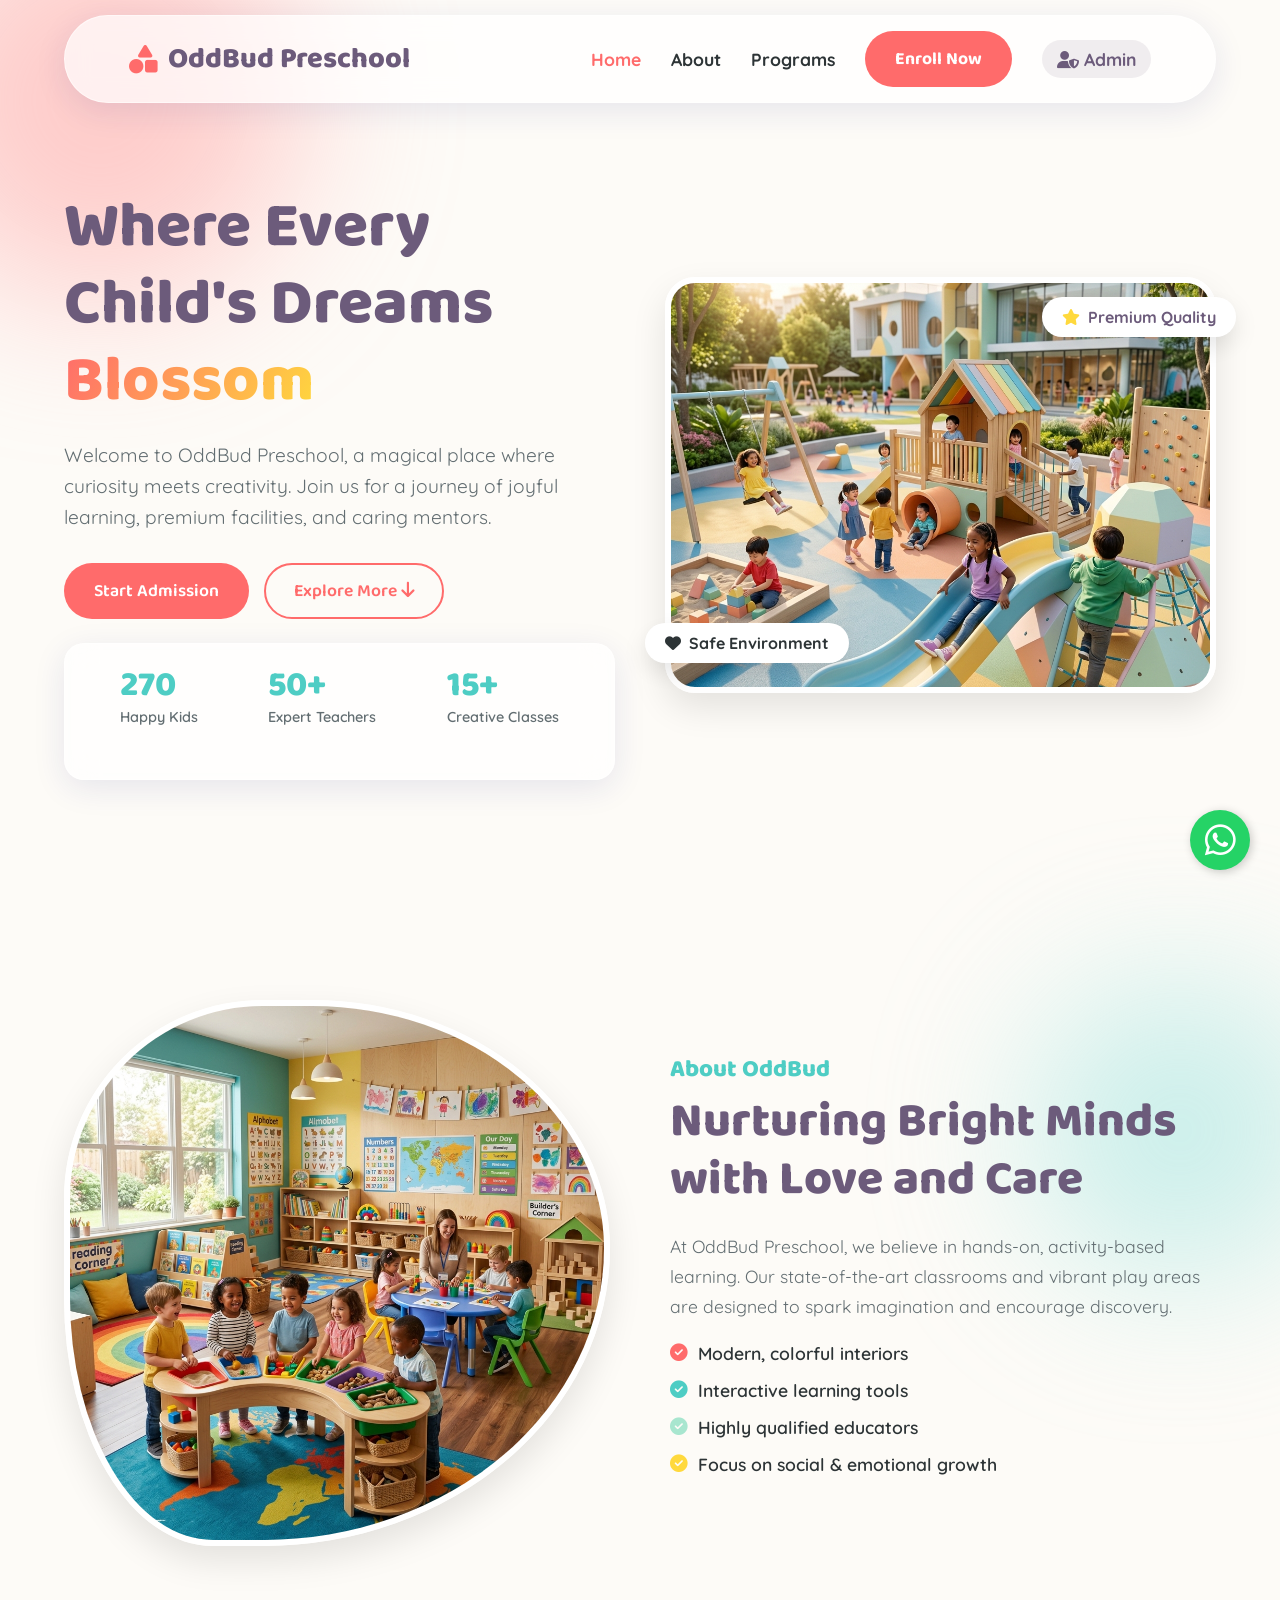
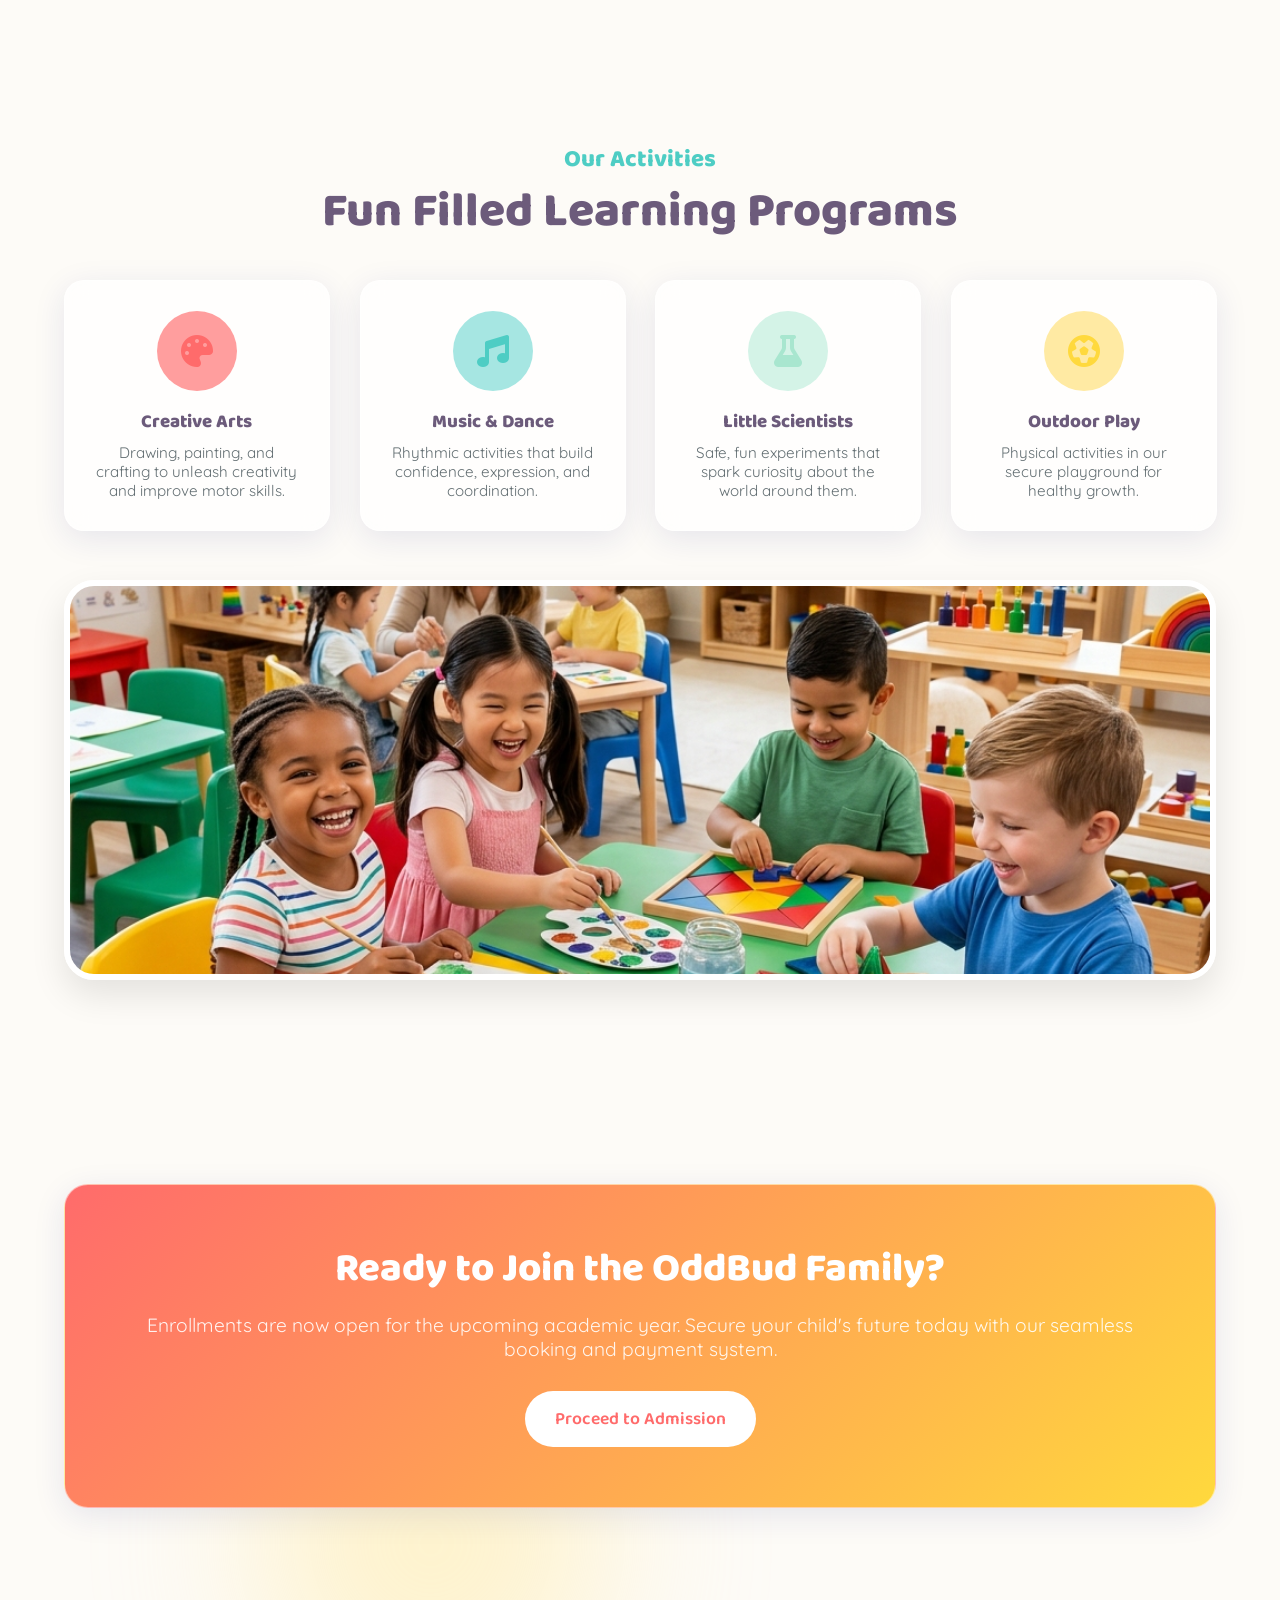
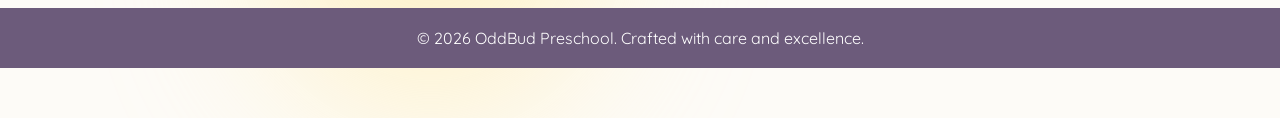
<file: index.html>
<!DOCTYPE html>
<html lang="en">
<head>
    <meta charset="UTF-8">
    <meta name="viewport" content="width=device-width, initial-scale=1.0">
    <title>OddBud Preschool | Learning with Fun</title>
    <!-- Google Fonts -->
    <link rel="preconnect" href="https://fonts.googleapis.com">
    <link rel="preconnect" href="https://fonts.gstatic.com" crossorigin>
    <link href="https://fonts.googleapis.com/css2?family=Baloo+2:wght@400;600;800&family=Quicksand:wght@400;600;700&display=swap" rel="stylesheet">
    <!-- Font Awesome Icons -->
    <link rel="stylesheet" href="https://cdnjs.cloudflare.com/ajax/libs/font-awesome/6.4.0/css/all.min.css">
    <!-- Custom CSS -->
    <link rel="stylesheet" href="style.css">
    <!-- AOS Library for Animations -->
    <link href="https://unpkg.com/aos@2.3.1/dist/aos.css" rel="stylesheet">
</head>
<body>

    <!-- Floating Background Shapes -->
    <div class="bg-shape shape-1"></div>
    <div class="bg-shape shape-2"></div>
    <div class="bg-shape shape-3"></div>
    
    <!-- Navigation -->
    <nav class="navbar glass">
        <div class="logo">
            <i class="fa-solid fa-shapes text-primary"></i>
            <span>OddBud Preschool</span>
        </div>
        <ul class="nav-links">
            <li><a href="index.html" class="active">Home</a></li>
            <li><a href="#about">About</a></li>
            <li><a href="#programs">Programs</a></li>
            <li><a href="booking.html" class="btn btn-primary nav-btn">Enroll Now</a></li>
            <li><a href="admin.html" class="admin-link"><i class="fa-solid fa-user-shield"></i> Admin</a></li>
        </ul>
        <div class="hamburger">
            <i class="fa-solid fa-bars"></i>
        </div>
    </nav>

    <!-- Hero Section -->
    <header class="hero" id="home">
        <div class="hero-content" data-aos="fade-right" data-aos-duration="1000">
            <h1>Where Every Child's Dreams <span class="highlight">Blossom</span></h1>
            <p>Welcome to OddBud Preschool, a magical place where curiosity meets creativity. Join us for a journey of joyful learning, premium facilities, and caring mentors.</p>
            <div class="hero-buttons">
                <a href="booking.html" class="btn btn-primary pulse">Start Admission</a>
                <a href="#about" class="btn btn-outline">Explore More <i class="fa-solid fa-arrow-down"></i></a>
            </div>
            
            <div class="stats glass-card mt-4">
                <div class="stat-item">
                    <h3 class="counter" data-target="500">0</h3>
                    <p>Happy Kids</p>
                </div>
                <div class="stat-item">
                    <h3 class="counter" data-target="50">0</h3>
                    <p>Expert Teachers</p>
                </div>
                <div class="stat-item">
                    <h3 class="counter" data-target="15">0</h3>
                    <p>Creative Classes</p>
                </div>
            </div>
        </div>
        <div class="hero-image" data-aos="fade-left" data-aos-duration="1000">
            <div class="image-wrapper glass-border">
                <img src="assets/preschool_hero_1776578618949.png" alt="Happy Kids at OddBud">
                <div class="floating-badge badge-1">
                    <i class="fa-solid fa-star text-warning"></i> Premium Quality
                </div>
                <div class="floating-badge badge-2">
                    <i class="fa-solid fa-heart text-danger"></i> Safe Environment
                </div>
            </div>
        </div>
    </header>

    <!-- About Section -->
    <section class="about section-padding" id="about">
        <div class="container">
            <div class="about-grid">
                <div class="about-image" data-aos="zoom-in">
                    <div class="image-wrapper glass-border blob-shape">
                        <img src="assets/preschool_classroom_1776578731667.png" alt="OddBud Classroom">
                    </div>
                </div>
                <div class="about-content" data-aos="fade-up">
                    <h4 class="section-subtitle">About OddBud</h4>
                    <h2 class="section-title">Nurturing Bright Minds with Love and Care</h2>
                    <p>At OddBud Preschool, we believe in hands-on, activity-based learning. Our state-of-the-art classrooms and vibrant play areas are designed to spark imagination and encourage discovery.</p>
                    <ul class="feature-list">
                        <li><i class="fa-solid fa-check-circle text-primary"></i> Modern, colorful interiors</li>
                        <li><i class="fa-solid fa-check-circle text-secondary"></i> Interactive learning tools</li>
                        <li><i class="fa-solid fa-check-circle text-success"></i> Highly qualified educators</li>
                        <li><i class="fa-solid fa-check-circle text-warning"></i> Focus on social & emotional growth</li>
                    </ul>
                </div>
            </div>
        </div>
    </section>

    <!-- Activities / Programs Section -->
    <section class="programs section-padding bg-light" id="programs">
        <div class="container text-center">
            <h4 class="section-subtitle">Our Activities</h4>
            <h2 class="section-title">Fun Filled Learning Programs</h2>
            
            <div class="program-grid">
                <div class="program-card glass" data-aos="flip-left" data-aos-delay="100">
                    <div class="icon-wrapper bg-primary-light">
                        <i class="fa-solid fa-palette text-primary"></i>
                    </div>
                    <h3>Creative Arts</h3>
                    <p>Drawing, painting, and crafting to unleash creativity and improve motor skills.</p>
                </div>
                <div class="program-card glass" data-aos="flip-left" data-aos-delay="200">
                    <div class="icon-wrapper bg-secondary-light">
                        <i class="fa-solid fa-music text-secondary"></i>
                    </div>
                    <h3>Music & Dance</h3>
                    <p>Rhythmic activities that build confidence, expression, and coordination.</p>
                </div>
                <div class="program-card glass" data-aos="flip-left" data-aos-delay="300">
                    <div class="icon-wrapper bg-success-light">
                        <i class="fa-solid fa-flask text-success"></i>
                    </div>
                    <h3>Little Scientists</h3>
                    <p>Safe, fun experiments that spark curiosity about the world around them.</p>
                </div>
                <div class="program-card glass" data-aos="flip-left" data-aos-delay="400">
                    <div class="icon-wrapper bg-warning-light">
                        <i class="fa-solid fa-futbol text-warning"></i>
                    </div>
                    <h3>Outdoor Play</h3>
                    <p>Physical activities in our secure playground for healthy growth.</p>
                </div>
            </div>
            
            <div class="mt-5" data-aos="zoom-in">
                <img src="assets/preschool_activity_1776578643421.png" alt="Kids Activities" class="activity-wide-img glass-border">
            </div>
        </div>
    </section>

    <!-- Call to Action -->
    <section class="cta section-padding" data-aos="fade-up">
        <div class="container cta-container glass-card">
            <h2>Ready to Join the OddBud Family?</h2>
            <p>Enrollments are now open for the upcoming academic year. Secure your child's future today with our seamless booking and payment system.</p>
            <a href="booking.html" class="btn btn-lg btn-white">Proceed to Admission</a>
        </div>
    </section>

    <!-- Footer -->
    <footer>
        <div class="footer-bottom">
            <p>&copy; 2026 OddBud Preschool. Crafted with care and excellence.</p>
        </div>
    </footer>

    <!-- Floating WhatsApp -->
    <a href="https://wa.me/919865041074" target="_blank" class="floating-whatsapp tooltip-container">
        <i class="fa-brands fa-whatsapp"></i>
        <span class="tooltip-text">Chat with us!</span>
    </a>

    <!-- Scripts -->
    <script src="https://unpkg.com/aos@2.3.1/dist/aos.js"></script>
    <script src="script.js"></script>
</body>
</html>
</file>
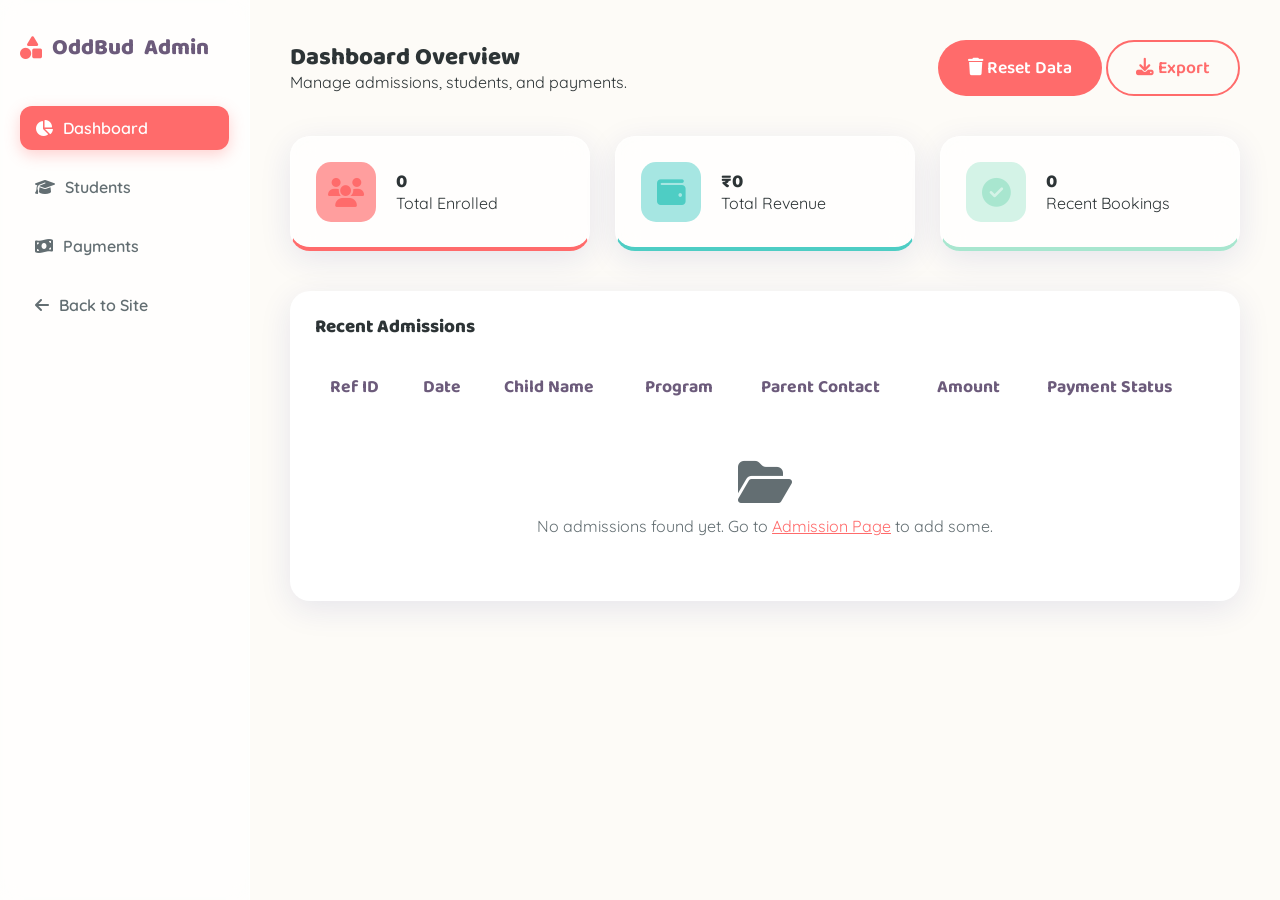
<file: admin.html>
<!DOCTYPE html>
<html lang="en">
<head>
    <meta charset="UTF-8">
    <meta name="viewport" content="width=device-width, initial-scale=1.0">
    <title>Admin Dashboard | OddBud Preschool</title>
    <link href="https://fonts.googleapis.com/css2?family=Baloo+2:wght@400;600;800&family=Quicksand:wght@400;600;700&display=swap" rel="stylesheet">
    <link rel="stylesheet" href="https://cdnjs.cloudflare.com/ajax/libs/font-awesome/6.4.0/css/all.min.css">
    <link rel="stylesheet" href="style.css">
    <style>
        .admin-layout { display: flex; min-height: 100vh; background: var(--bg-main); }
        .sidebar { width: 250px; background: var(--glass-bg); backdrop-filter: blur(10px); border-right: 1px solid var(--glass-border); padding: 30px 20px; display: flex; flex-direction: column; }
        .sidebar .logo { font-size: 1.4rem; margin-bottom: 40px; }
        .menu-items { list-style: none; display: flex; flex-direction: column; gap: 15px; }
        .menu-items li a { text-decoration: none; color: var(--text-muted); font-weight: 600; padding: 12px 15px; border-radius: 12px; display: flex; align-items: center; gap: 10px; transition: 0.3s; }
        .menu-items li a:hover, .menu-items li a.active { background: var(--primary); color: var(--white); box-shadow: 0 5px 15px rgba(255,107,107,0.3); }
        
        .main-content { flex: 1; padding: 40px; }
        .dashboard-header { display: flex; justify-content: space-between; align-items: center; margin-bottom: 40px; }
        
        .stat-cards { display: grid; grid-template-columns: repeat(auto-fit, minmax(220px, 1fr)); gap: 25px; margin-bottom: 40px; }
        .stat-card { padding: 25px; border-radius: 20px; display: flex; align-items: center; gap: 20px; }
        .stat-icon { width: 60px; height: 60px; border-radius: 15px; display: flex; align-items: center; justify-content: center; font-size: 1.8rem; }
        
        .table-container { background: var(--white); border-radius: 20px; padding: 25px; box-shadow: var(--glass-shadow); overflow-x: auto; }
        table { width: 100%; border-collapse: collapse; text-align: left; }
        th { padding: 15px; border-bottom: 2px solid var(--glass-border); color: var(--info); font-family: var(--font-heading); font-size: 1.1rem; }
        td { padding: 15px; border-bottom: 1px solid #f0f0f0; font-weight: 600; color: var(--text-muted); }
        tr:hover td { background: #fdfdfd; }
        
        .status { padding: 6px 12px; border-radius: 20px; font-size: 0.85rem; font-weight: 700; }
        .status-paid { background: var(--success-light); color: #2e7d32; }
        .status-enrolled { background: var(--primary-light); color: var(--primary); }
        
        .empty-state { text-align: center; padding: 40px; color: var(--text-muted); }
        
        @media (max-width: 768px) { .admin-layout { flex-direction: column; } .sidebar { width: 100%; border-right: none; border-bottom: 1px solid var(--glass-border); } }
    </style>
</head>
<body>

    <div class="admin-layout">
        <!-- Sidebar -->
        <aside class="sidebar">
            <div class="logo">
                <i class="fa-solid fa-shapes text-primary"></i> <span style="color: var(--info)">OddBud</span> Admin
            </div>
            <ul class="menu-items">
                <li><a href="#" class="active"><i class="fa-solid fa-chart-pie"></i> Dashboard</a></li>
                <li><a href="#"><i class="fa-solid fa-graduation-cap"></i> Students</a></li>
                <li><a href="#"><i class="fa-solid fa-money-bill-wave"></i> Payments</a></li>
                <li style="margin-top: auto;"><a href="index.html"><i class="fa-solid fa-arrow-left"></i> Back to Site</a></li>
            </ul>
        </aside>

        <!-- Main Content -->
        <main class="main-content">
            <div class="dashboard-header">
                <div>
                    <h2 class="text-info">Dashboard Overview</h2>
                    <p class="text-muted">Manage admissions, students, and payments.</p>
                </div>
                <div>
                    <button class="btn btn-primary" onclick="clearData()"><i class="fa-solid fa-trash"></i> Reset Data</button>
                    <button class="btn btn-outline"><i class="fa-solid fa-download"></i> Export</button>
                </div>
            </div>

            <!-- Stats -->
            <div class="stat-cards">
                <div class="stat-card glass" style="border-bottom: 4px solid var(--primary);">
                    <div class="stat-icon bg-primary-light text-primary"><i class="fa-solid fa-users"></i></div>
                    <div>
                        <h3 id="statStudents">0</h3>
                        <p class="text-muted">Total Enrolled</p>
                    </div>
                </div>
                <div class="stat-card glass" style="border-bottom: 4px solid var(--secondary);">
                    <div class="stat-icon bg-secondary-light text-secondary"><i class="fa-solid fa-wallet"></i></div>
                    <div>
                        <h3 id="statRevenue">₹0</h3>
                        <p class="text-muted">Total Revenue</p>
                    </div>
                </div>
                <div class="stat-card glass" style="border-bottom: 4px solid var(--success);">
                    <div class="stat-icon bg-success-light text-success"><i class="fa-solid fa-check-circle"></i></div>
                    <div>
                        <h3 id="statRecent">0</h3>
                        <p class="text-muted">Recent Bookings</p>
                    </div>
                </div>
            </div>

            <!-- Recent Bookings Table -->
            <div class="table-container text-info">
                <h3 class="mb-4" style="margin-bottom: 20px;">Recent Admissions</h3>
                <table>
                    <thead>
                        <tr>
                            <th>Ref ID</th>
                            <th>Date</th>
                            <th>Child Name</th>
                            <th>Program</th>
                            <th>Parent Contact</th>
                            <th>Amount</th>
                            <th>Payment Status</th>
                        </tr>
                    </thead>
                    <tbody id="admissionsTableBody">
                        <!-- Data populated by JS -->
                    </tbody>
                </table>
                <div id="emptyState" class="empty-state" style="display: none;">
                    <i class="fa-solid fa-folder-open mb-2" style="font-size: 3rem; margin-bottom: 10px;"></i>
                    <p>No admissions found yet. Go to <a href="booking.html" class="text-primary">Admission Page</a> to add some.</p>
                </div>
            </div>
        </main>
    </div>

    <script src="admin.js"></script>
</body>
</html>
</file>
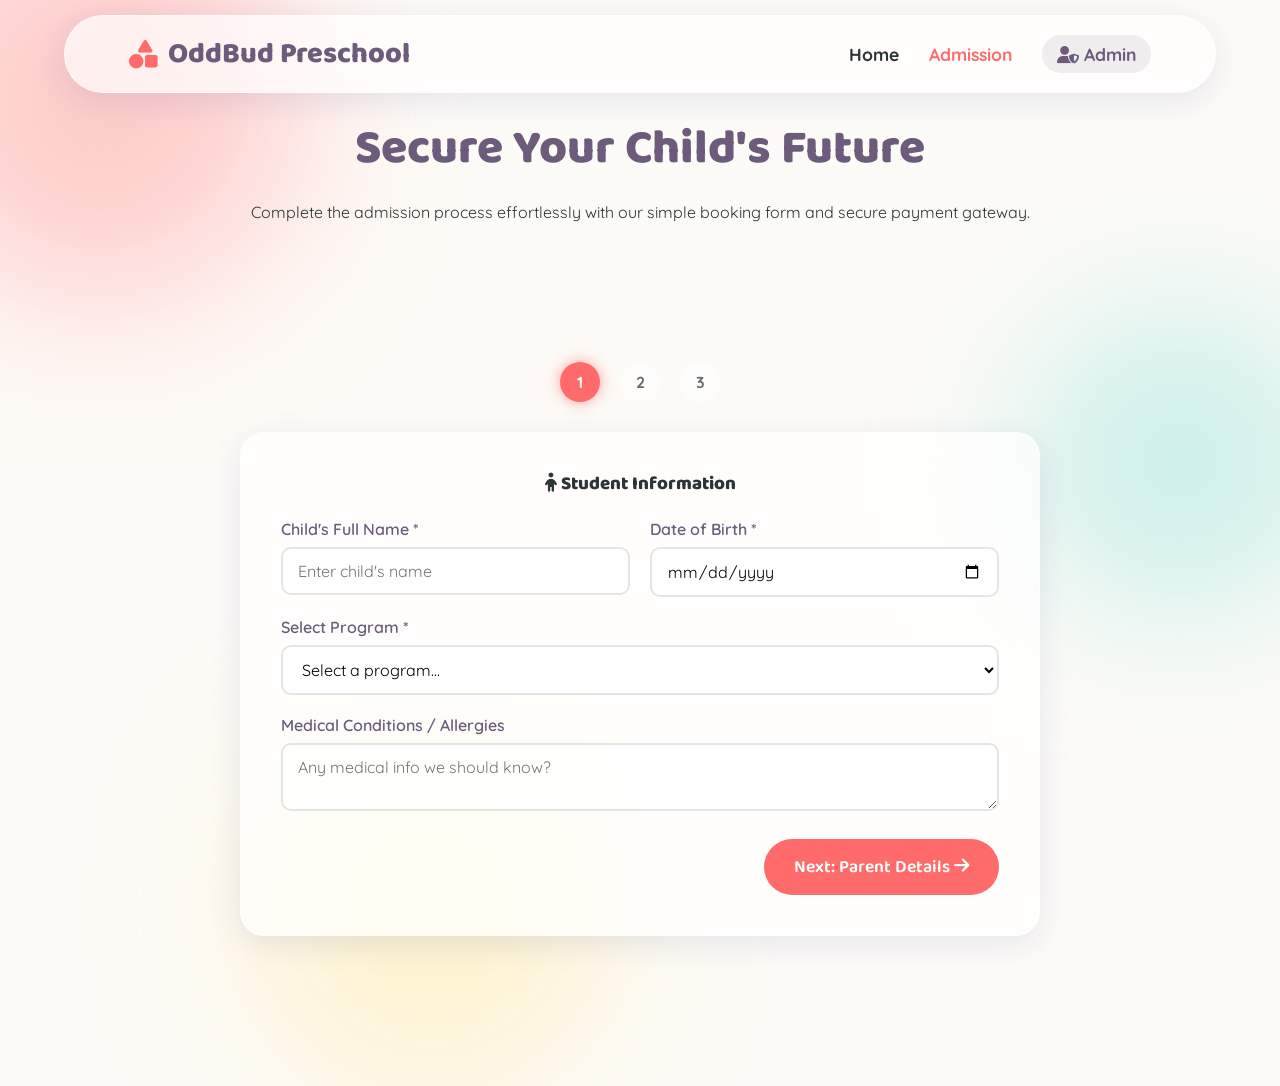
<file: booking.html>
<!DOCTYPE html>
<html lang="en">
<head>
    <meta charset="UTF-8">
    <meta name="viewport" content="width=device-width, initial-scale=1.0">
    <title>Admission & Booking | OddBud Preschool</title>
    <link rel="preconnect" href="https://fonts.googleapis.com">
    <link rel="preconnect" href="https://fonts.gstatic.com" crossorigin>
    <link href="https://fonts.googleapis.com/css2?family=Baloo+2:wght@400;600;800&family=Quicksand:wght@400;600;700&display=swap" rel="stylesheet">
    <link rel="stylesheet" href="https://cdnjs.cloudflare.com/ajax/libs/font-awesome/6.4.0/css/all.min.css">
    <link rel="stylesheet" href="style.css">
    <link href="https://unpkg.com/aos@2.3.1/dist/aos.css" rel="stylesheet">
    <style>
        .booking-hero { min-height: auto; padding: 120px 5% 40px; text-align: center; }
        .form-container { max-width: 800px; margin: 0 auto; padding: 40px; }
        .form-group { margin-bottom: 20px; text-align: left; }
        .form-group label { display: block; font-weight: 600; margin-bottom: 8px; color: var(--info); }
        .form-control { width: 100%; padding: 12px 15px; border: 2px solid rgba(0,0,0,0.1); border-radius: 10px; font-family: var(--font-body); font-size: 1rem; transition: all 0.3s; background: rgba(255,255,255,0.8); }
        .form-control:focus { outline: none; border-color: var(--primary); box-shadow: 0 0 0 4px var(--primary-light); }
        .form-row { display: grid; grid-template-columns: 1fr 1fr; gap: 20px; }
        .booking-summary { background: rgba(255,255,255,0.9); padding: 20px; border-radius: 15px; margin-top: 30px; text-align: left; }
        .summary-item { display: flex; justify-content: space-between; margin-bottom: 10px; border-bottom: 1px dashed #ccc; padding-bottom: 5px; }
        .total { font-weight: bold; font-size: 1.2rem; color: var(--primary); border-top: 2px solid var(--info); padding-top: 10px; margin-top: 10px; }
        
        /* Payment Modes */
        .payment-methods { display: flex; gap: 15px; margin-top: 10px; }
        .payment-method { flex: 1; text-align: center; padding: 15px; border: 2px solid rgba(0,0,0,0.1); border-radius: 10px; cursor: pointer; transition: 0.3s; background: rgba(255,255,255,0.8); }
        .payment-method.active { border-color: var(--secondary); background: var(--secondary-light); }
        .payment-method i { font-size: 2rem; margin-bottom: 10px; color: var(--info); }
        
        .tab-step { display: none; }
        .tab-step.active { display: block; animation: fadeIn 0.5s; }
        
        @keyframes fadeIn { from { opacity: 0; transform: translateY(10px); } to { opacity: 1; transform: translateY(0); } }
        
        .step-indicators { display: flex; justify-content: center; margin-bottom: 30px; gap: 20px; }
        .step-dot { width: 40px; height: 40px; border-radius: 50%; background: var(--glass-border); display: flex; align-items: center; justify-content: center; font-weight: bold; color: var(--text-muted); }
        .step-dot.active { background: var(--primary); color: var(--white); box-shadow: 0 0 15px var(--primary-light); }
        
        @media (max-width: 600px) { .form-row { grid-template-columns: 1fr; } .payment-methods { flex-direction: column; } }
    </style>
</head>
<body>

    <!-- Floating Background Shapes -->
    <div class="bg-shape shape-1"></div>
    <div class="bg-shape shape-2"></div>
    <div class="bg-shape shape-3"></div>

    <nav class="navbar glass">
        <div class="logo">
            <i class="fa-solid fa-shapes text-primary"></i>
            <span>OddBud Preschool</span>
        </div>
        <ul class="nav-links">
            <li><a href="index.html">Home</a></li>
            <li><a href="booking.html" class="active">Admission</a></li>
            <li><a href="admin.html" class="admin-link"><i class="fa-solid fa-user-shield"></i> Admin</a></li>
        </ul>
    </nav>

    <header class="booking-hero">
        <h1 class="section-title">Secure Your Child's Future</h1>
        <p>Complete the admission process effortlessly with our simple booking form and secure payment gateway.</p>
    </header>

    <section class="section-padding pt-0">
        <div class="container text-center">
            
            <div class="step-indicators">
                <div class="step-dot active" id="dot-1">1</div>
                <div class="step-dot" id="dot-2">2</div>
                <div class="step-dot" id="dot-3">3</div>
            </div>

            <div class="glass-card form-container">
                <form id="admissionForm">
                    
                    <!-- Step 1: Student Details -->
                    <div class="tab-step active" id="step-1">
                        <h3 class="mb-4 text-info"><i class="fa-solid fa-child"></i> Student Information</h3>
                        <div class="form-row mt-4">
                            <div class="form-group">
                                <label>Child's Full Name *</label>
                                <input type="text" id="childName" class="form-control" required placeholder="Enter child's name">
                            </div>
                            <div class="form-group">
                                <label>Date of Birth *</label>
                                <input type="date" id="dob" class="form-control" required>
                            </div>
                        </div>
                        <div class="form-group">
                            <label>Select Program *</label>
                            <select id="program" class="form-control" required onchange="updateSummary()">
                                <option value="" disabled selected>Select a program...</option>
                                <option value="Toddler" data-price="40000">Toddler Group (1.5 - 2.5 Years) - ₹40,000/yr</option>
                                <option value="Nursery" data-price="45000">Nursery (2.5 - 3.5 Years) - ₹45,000/yr</option>
                                <option value="PreK" data-price="50000">Pre-K (3.5 - 5 Years) - ₹50,000/yr</option>
                            </select>
                        </div>
                        <div class="form-group">
                            <label>Medical Conditions / Allergies</label>
                            <textarea id="medical" class="form-control" rows="2" placeholder="Any medical info we should know?"></textarea>
                        </div>
                        <div class="text-right mt-4" style="text-align: right;">
                            <button type="button" class="btn btn-primary" onclick="nextStep(2)">Next: Parent Details <i class="fa-solid fa-arrow-right"></i></button>
                        </div>
                    </div>

                    <!-- Step 2: Parent Details -->
                    <div class="tab-step" id="step-2">
                        <h3 class="mb-4 text-info"><i class="fa-solid fa-users"></i> Parent / Guardian Information</h3>
                        <div class="form-row mt-4">
                            <div class="form-group">
                                <label>Parent's Full Name *</label>
                                <input type="text" id="parentName" class="form-control" required placeholder="Enter your name">
                            </div>
                            <div class="form-group">
                                <label>Contact Number *</label>
                                <input type="tel" id="contactNum" class="form-control" required placeholder="+1 234 567 8900">
                            </div>
                        </div>
                        <div class="form-group">
                            <label>Email Address *</label>
                            <input type="email" id="email" class="form-control" required placeholder="you@domain.com">
                        </div>
                        <div class="form-group">
                            <label>Residential Address *</label>
                            <textarea id="address" class="form-control" rows="3" required placeholder="Full address"></textarea>
                        </div>
                        <div class="mt-4" style="display: flex; justify-content: space-between;">
                            <button type="button" class="btn btn-outline" onclick="nextStep(1)"><i class="fa-solid fa-arrow-left"></i> Back</button>
                            <button type="button" class="btn btn-primary" onclick="nextStep(3)">Next: Payment <i class="fa-solid fa-arrow-right"></i></button>
                        </div>
                    </div>

                    <!-- Step 3: Payment Details -->
                    <div class="tab-step" id="step-3">
                        <h3 class="mb-4 text-info"><i class="fa-solid fa-credit-card"></i> Booking & Payment</h3>
                        
                        <div class="booking-summary glass">
                            <h4 class="mb-3">Admission Summary</h4>
                            <div class="summary-item">
                                <span>Child Name:</span>
                                <strong id="sumChild">-</strong>
                            </div>
                            <div class="summary-item">
                                <span>Program:</span>
                                <strong id="sumProgram">-</strong>
                            </div>
                            <div class="summary-item">
                                <span>Base Fee:</span>
                                <span id="sumFee">₹0</span>
                            </div>
                            <div class="summary-item">
                                <span>Registration & Material Fee:</span>
                                <span>₹5,000</span>
                            </div>
                            <div class="summary-item total">
                                <span>Total Amount to Pay:</span>
                                <span id="sumTotal">₹0</span>
                            </div>
                        </div>

                        <h4 class="mt-4 mb-2 text-info">Select Payment Method</h4>
                        <div class="payment-methods">
                            <div class="payment-method active" onclick="selectPayment(this, 'Card')">
                                <i class="fa-regular fa-credit-card"></i><br>Credit/Debit Card
                            </div>
                            <div class="payment-method" onclick="selectPayment(this, 'Bank')">
                                <i class="fa-solid fa-building-columns"></i><br>Bank Transfer
                            </div>
                            <div class="payment-method" onclick="selectPayment(this, 'Digital')">
                                <i class="fa-brands fa-paypal"></i><br>PayPal / Digital
                            </div>
                        </div>

                        <div class="mt-4 form-group">
                            <label class="text-secondary"><i class="fa-solid fa-lock"></i> All payments are 100% secure and encrypted.</label>
                        </div>

                        <div class="mt-4" style="display: flex; justify-content: space-between;">
                            <button type="button" class="btn btn-outline" onclick="nextStep(2)"><i class="fa-solid fa-arrow-left"></i> Back</button>
                            <button type="submit" class="btn btn-success" style="background: var(--success); color: var(--text-main);"><i class="fa-solid fa-check"></i> Confirm & Pay</button>
                        </div>
                    </div>

                </form>
                
                <div id="successMsg" style="display: none; padding: 40px 0; text-align: center;">
                    <i class="fa-solid fa-circle-check text-success pulse" style="font-size: 5rem; margin-bottom: 20px; display: inline-block;"></i>
                    <h2 class="text-info">Admission Confirmed!</h2>
                    <p class="mt-4">Welcome to OddBud! We have received your details and payment. A confirmation email has been sent.<br>Your Reference ID: <strong id="refId"></strong></p>
                    <a href="index.html" class="btn btn-primary mt-4">Return Home</a>
                </div>

            </div>
        </div>
    </section>

    <!-- Scripts -->
    <script>
        let selectedPayment = 'Card';
        let totalAmount = 0;

        function updateSummary() {
            const programSelect = document.getElementById('program');
            if(programSelect.value) {
                const price = parseFloat(programSelect.options[programSelect.selectedIndex].getAttribute('data-price'));
                totalAmount = price + 5000; // Registration fee
                document.getElementById('sumFee').innerText = "₹" + price.toLocaleString('en-IN');
                document.getElementById('sumTotal').innerText = "₹" + totalAmount.toLocaleString('en-IN');
            }
        }

        function nextStep(step) {
            // Very basic validation could go here
            if(step == 3) {
                // Populate summary
                document.getElementById('sumChild').innerText = document.getElementById('childName').value || 'Not provided';
                document.getElementById('sumProgram').innerText = document.getElementById('program').value || 'Not selected';
            }
            
            document.querySelectorAll('.tab-step').forEach(el => el.classList.remove('active'));
            document.querySelectorAll('.step-dot').forEach(el => el.classList.remove('active'));
            
            document.getElementById('step-' + step).classList.add('active');
            for(let i=1; i<=step; i++) {
                document.getElementById('dot-' + i).classList.add('active');
            }
        }

        function selectPayment(element, method) {
            document.querySelectorAll('.payment-method').forEach(el => el.classList.remove('active'));
            element.classList.add('active');
            selectedPayment = method;
        }

        document.getElementById('admissionForm').addEventListener('submit', function(e) {
            e.preventDefault();
            
            // Collect Data
            const admissionData = {
                id: 'OB' + Math.floor(1000 + Math.random() * 9000),
                date: new Date().toLocaleDateString(),
                childName: document.getElementById('childName').value,
                program: document.getElementById('program').value,
                parentName: document.getElementById('parentName').value,
                contact: document.getElementById('contactNum').value,
                amount: totalAmount,
                paymentStatus: 'Paid',
                paymentMethod: selectedPayment,
                status: 'Enrolled'
            };

            // Save to localStorage to simulate backend and show in admin panel
            let admissions = JSON.parse(localStorage.getItem('oddbudAdmissions') || '[]');
            admissions.push(admissionData);
            localStorage.setItem('oddbudAdmissions', JSON.stringify(admissions));

            // Show Success
            document.getElementById('admissionForm').style.display = 'none';
            document.getElementById('refId').innerText = admissionData.id;
            document.getElementById('successMsg').style.display = 'block';
            document.querySelector('.step-indicators').style.display = 'none';
        });
    </script>
</body>
</html>
</file>
<file: style.css>
/* ============================
    OddBud Preschool - Core Styles
============================ */
:root {
    /* Playful Color Palette */
    --primary: #FF6B6B;      /* Coral Red */
    --primary-light: #ff9e9e;
    --secondary: #4ECDC4;    /* Teal */
    --secondary-light: #a6e6e2;
    --success: #A8E6CF;      /* Mint Green */
    --success-light: #d4f3e7;
    --warning: #FFD93D;      /* Sunflower Yellow */
    --warning-light: #ffeaa3;
    --danger: #FF8B94;
    --info: #6C5B7B;         /* Soft Purple */
    
    /* Neutral Colors */
    --text-main: #2D3436;
    --text-muted: #636E72;
    --bg-main: #FDFBF7;      /* Warm white */
    --white: #FFFFFF;
    
    /* Glassmorphism */
    --glass-bg: rgba(255, 255, 255, 0.7);
    --glass-border: rgba(255, 255, 255, 0.5);
    --glass-shadow: 0 8px 32px 0 rgba(31, 38, 135, 0.1);
    
    /* Fonts */
    --font-heading: 'Baloo 2', cursive;
    --font-body: 'Quicksand', sans-serif;
}

* {
    margin: 0;
    padding: 0;
    box-sizing: border-box;
}

html {
    scroll-behavior: smooth;
}

body {
    font-family: var(--font-body);
    color: var(--text-main);
    background-color: var(--bg-main);
    overflow-x: hidden;
    position: relative;
}

/* Background Animated Shapes */
.bg-shape {
    position: absolute;
    border-radius: 50%;
    filter: blur(80px);
    z-index: -1;
    animation: floatShape 15s infinite alternate ease-in-out;
}
.shape-1 {
    width: 400px;
    height: 400px;
    background: var(--primary-light);
    top: -100px;
    left: -100px;
    opacity: 0.5;
}
.shape-2 {
    width: 300px;
    height: 300px;
    background: var(--secondary-light);
    top: 30%;
    right: -50px;
    opacity: 0.6;
    animation-delay: -5s;
}
.shape-3 {
    width: 350px;
    height: 350px;
    background: var(--warning-light);
    bottom: -50px;
    left: 20%;
    opacity: 0.5;
    animation-delay: -2s;
}

@keyframes floatShape {
    0% { transform: translate(0, 0) scale(1); }
    50% { transform: translate(50px, 30px) scale(1.1); }
    100% { transform: translate(-30px, 60px) scale(0.9); }
}

/* Typography Classes */
h1, h2, h3, h4, h5, h6 {
    font-family: var(--font-heading);
    font-weight: 800;
    line-height: 1.2;
}

.text-primary { color: var(--primary) !important; }
.text-secondary { color: var(--secondary) !important; }
.text-success { color: var(--success) !important; }
.text-warning { color: var(--warning) !important; }

.bg-primary-light { background: var(--primary-light) !important; }
.bg-secondary-light { background: var(--secondary-light) !important; }
.bg-success-light { background: var(--success-light) !important; }
.bg-warning-light { background: var(--warning-light) !important; }

.highlight {
    background: linear-gradient(120deg, var(--primary), var(--warning));
    -webkit-background-clip: text;
    -webkit-text-fill-color: transparent;
    display: inline-block;
}

.section-padding {
    padding: 100px 5%;
}

.section-subtitle {
    font-size: 1.5rem;
    color: var(--secondary);
    margin-bottom: 0.5rem;
}

.section-title {
    font-size: 3rem;
    margin-bottom: 1.5rem;
    color: var(--info);
}

.container {
    max-width: 1200px;
    margin: 0 auto;
}

.text-center { text-align: center; }
.mt-4 { margin-top: 1.5rem; }
.mt-5 { margin-top: 3rem; }

/* Components */
.glass {
    background: var(--glass-bg);
    backdrop-filter: blur(12px);
    -webkit-backdrop-filter: blur(12px);
    border: 1px solid var(--glass-border);
    box-shadow: var(--glass-shadow);
}

.glass-card {
    background: var(--glass-bg);
    backdrop-filter: blur(16px);
    border: 1px solid var(--glass-border);
    border-radius: 24px;
    box-shadow: var(--glass-shadow);
}

.glass-border {
    border-radius: 30px;
    border: 6px solid var(--white);
    box-shadow: 0 15px 35px rgba(0,0,0,0.1);
    overflow: hidden;
}

/* Buttons */
.btn {
    display: inline-block;
    padding: 12px 28px;
    font-family: var(--font-heading);
    font-weight: 600;
    font-size: 1.1rem;
    text-decoration: none;
    border-radius: 50px;
    cursor: pointer;
    transition: all 0.3s cubic-bezier(0.25, 0.8, 0.25, 1);
    border: 2px solid transparent;
}

.btn:hover {
    transform: translateY(-3px);
    box-shadow: 0 10px 20px rgba(0,0,0,0.1);
}

.btn-primary {
    background: var(--primary);
    color: var(--white);
}
.btn-primary:hover {
    background: #ff5252;
}

.btn-outline {
    border-color: var(--primary);
    color: var(--primary);
    background: transparent;
}
.btn-outline:hover {
    background: var(--primary);
    color: var(--white);
}

.pulse {
    animation: pulseGlow 2s infinite;
}

@keyframes pulseGlow {
    0% { box-shadow: 0 0 0 0 rgba(255, 107, 107, 0.5); }
    70% { box-shadow: 0 0 0 15px rgba(255, 107, 107, 0); }
    100% { box-shadow: 0 0 0 0 rgba(255, 107, 107, 0); }
}

/* Navbar */
.navbar {
    display: flex;
    justify-content: space-between;
    align-items: center;
    padding: 15px 5%;
    position: fixed;
    top: 15px;
    left: 5%;
    right: 5%;
    border-radius: 50px;
    z-index: 1000;
}

.logo {
    display: flex;
    align-items: center;
    gap: 10px;
    font-family: var(--font-heading);
    font-size: 1.8rem;
    font-weight: 800;
    color: var(--info);
}

.nav-links {
    list-style: none;
    display: flex;
    align-items: center;
    gap: 30px;
}

.nav-links li a {
    text-decoration: none;
    color: var(--text-main);
    font-weight: 700;
    font-size: 1.1rem;
    transition: color 0.3s;
}

.nav-links li a:hover, .nav-links li a.active {
    color: var(--primary);
}

.nav-links li a.nav-btn {
    color: var(--white);
}

.admin-link {
    color: var(--info) !important;
    background: rgba(108, 91, 123, 0.1);
    padding: 8px 15px;
    border-radius: 20px;
}

.hamburger {
    display: none;
    font-size: 1.5rem;
    cursor: pointer;
    color: var(--info);
}

/* Hero Section */
.hero {
    min-height: 100vh;
    display: flex;
    align-items: center;
    padding: 120px 5% 50px;
    gap: 50px;
}

.hero-content {
    flex: 1;
}

.hero-content h1 {
    font-size: 4rem;
    margin-bottom: 20px;
    color: var(--info);
}

.hero-content p {
    font-size: 1.2rem;
    color: var(--text-muted);
    margin-bottom: 30px;
    line-height: 1.6;
}

.hero-buttons {
    display: flex;
    gap: 15px;
}

.stats {
    display: flex;
    justify-content: space-around;
    padding: 20px;
    border-radius: 20px;
}

.stat-item h3 {
    font-size: 2.2rem;
    color: var(--secondary);
}

.stat-item p {
    font-weight: 600;
    font-size: 0.9rem;
    color: var(--text-muted);
}

.hero-image {
    flex: 1;
    position: relative;
}

.hero-image img {
    width: 100%;
    height: auto;
    object-fit: cover;
    aspect-ratio: 4/3;
    display: block;
    transition: transform 0.5s ease;
}

.hero-image:hover img {
    transform: scale(1.05);
}

.floating-badge {
    position: absolute;
    background: var(--white);
    padding: 10px 20px;
    border-radius: 30px;
    font-weight: 700;
    box-shadow: 0 10px 25px rgba(0,0,0,0.1);
    display: flex;
    align-items: center;
    gap: 8px;
    animation: upDown 3s infinite alternate ease-in-out;
}

.badge-1 {
    top: 20px;
    right: -20px;
    color: var(--info);
}

.badge-2 {
    bottom: 30px;
    left: -20px;
    color: var(--text-main);
    animation-delay: -1.5s;
}

@keyframes upDown {
    0% { transform: translateY(0); }
    100% { transform: translateY(-15px); }
}

/* About Section */
.about-grid {
    display: grid;
    grid-template-columns: 1fr 1fr;
    gap: 60px;
    align-items: center;
}

.blob-shape {
    border-radius: 40% 60% 70% 30% / 40% 50% 60% 50%;
    animation: blobMorph 8s infinite alternate ease-in-out;
}

@keyframes blobMorph {
    0% { border-radius: 40% 60% 70% 30% / 40% 50% 60% 50%; }
    100% { border-radius: 60% 40% 30% 70% / 60% 30% 70% 40%; }
}

.about-image img {
    width: 100%;
    display: block;
    object-fit: cover;
    aspect-ratio: 1/1;
}

.about-content p {
    font-size: 1.1rem;
    color: var(--text-muted);
    line-height: 1.7;
    margin-bottom: 20px;
}

.feature-list {
    list-style: none;
}

.feature-list li {
    margin-bottom: 15px;
    font-size: 1.1rem;
    font-weight: 600;
    display: flex;
    align-items: center;
    gap: 10px;
}

/* Programs Section */
.program-grid {
    display: grid;
    grid-template-columns: repeat(auto-fit, minmax(250px, 1fr));
    gap: 30px;
    margin-top: 40px;
}

.program-card {
    padding: 30px;
    border-radius: 20px;
    text-align: center;
    transition: transform 0.3s;
}

.program-card:hover {
    transform: translateY(-10px);
}

.icon-wrapper {
    width: 80px;
    height: 80px;
    border-radius: 50%;
    display: flex;
    align-items: center;
    justify-content: center;
    font-size: 2rem;
    margin: 0 auto 20px;
}

.program-card h3 {
    margin-bottom: 10px;
    color: var(--info);
}

.program-card p {
    color: var(--text-muted);
    font-size: 0.95rem;
}

.activity-wide-img {
    width: 100%;
    max-height: 400px;
    object-fit: cover;
    border-radius: 30px;
}

/* CTA */
.cta-container {
    padding: 60px;
    text-align: center;
    background: linear-gradient(135deg, var(--primary), var(--warning));
    color: var(--white);
}

.cta-container h2 {
    color: var(--white);
    font-size: 2.5rem;
    margin-bottom: 20px;
}

.cta-container p {
    font-size: 1.2rem;
    margin-bottom: 30px;
    opacity: 0.9;
}

.btn-white {
    background: var(--white);
    color: var(--primary);
}

.btn-white:hover {
    background: var(--bg-main);
    color: var(--primary);
}

/* Footer */
footer {
    text-align: center;
    padding: 20px;
    background: var(--info);
    color: var(--white);
}

/* Floating WhatsApp */
.floating-whatsapp {
    position: fixed;
    bottom: 30px;
    right: 30px;
    width: 60px;
    height: 60px;
    background-color: #25d366;
    color: #fff;
    border-radius: 50%;
    display: flex;
    align-items: center;
    justify-content: center;
    font-size: 35px;
    box-shadow: 2px 2px 10px rgba(0,0,0,0.2);
    z-index: 1000;
    transition: transform 0.3s;
    text-decoration: none;
}

.floating-whatsapp:hover {
    transform: scale(1.1);
}

.floating-whatsapp .tooltip-text {
    position: absolute;
    right: 75px;
    background-color: #fff;
    color: #25d366;
    padding: 8px 15px;
    border-radius: 20px;
    font-size: 14px;
    font-weight: 600;
    white-space: nowrap;
    opacity: 0;
    pointer-events: none;
    transition: opacity 0.3s, transform 0.3s;
    transform: translateX(10px);
    box-shadow: 0 5px 15px rgba(0,0,0,0.1);
}

.floating-whatsapp:hover .tooltip-text {
    opacity: 1;
    transform: translateX(0);
}


/* Responsive */
@media (max-width: 992px) {
    .hero {
        flex-direction: column;
        text-align: center;
        padding-top: 150px;
    }
    .hero-buttons {
        justify-content: center;
    }
    .stats {
        flex-direction: column;
        gap: 15px;
    }
    .about-grid {
        grid-template-columns: 1fr;
    }
}

@media (max-width: 768px) {
    .nav-links {
        display: none;
    }
    .hamburger {
        display: block;
    }
    .hero-content h1 {
        font-size: 3rem;
    }
    .section-title {
        font-size: 2.5rem;
    }
}
</file>
